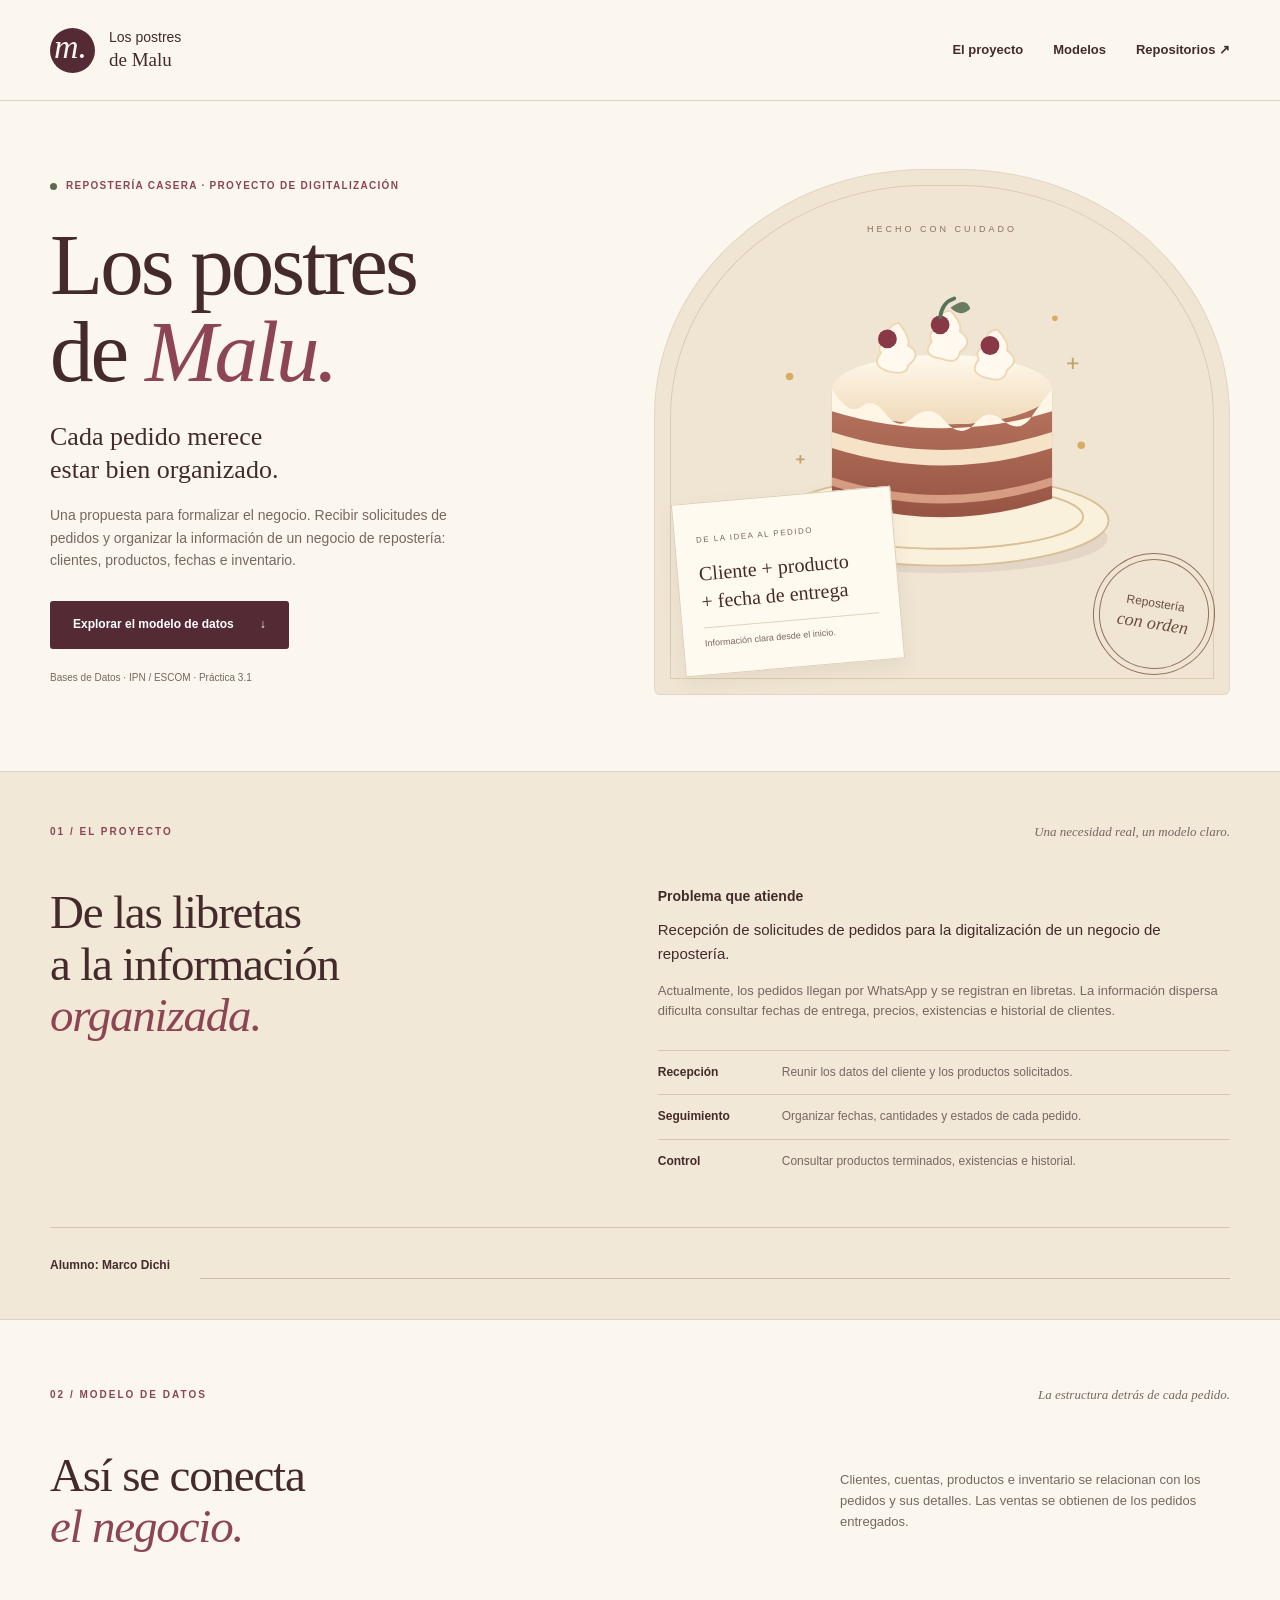
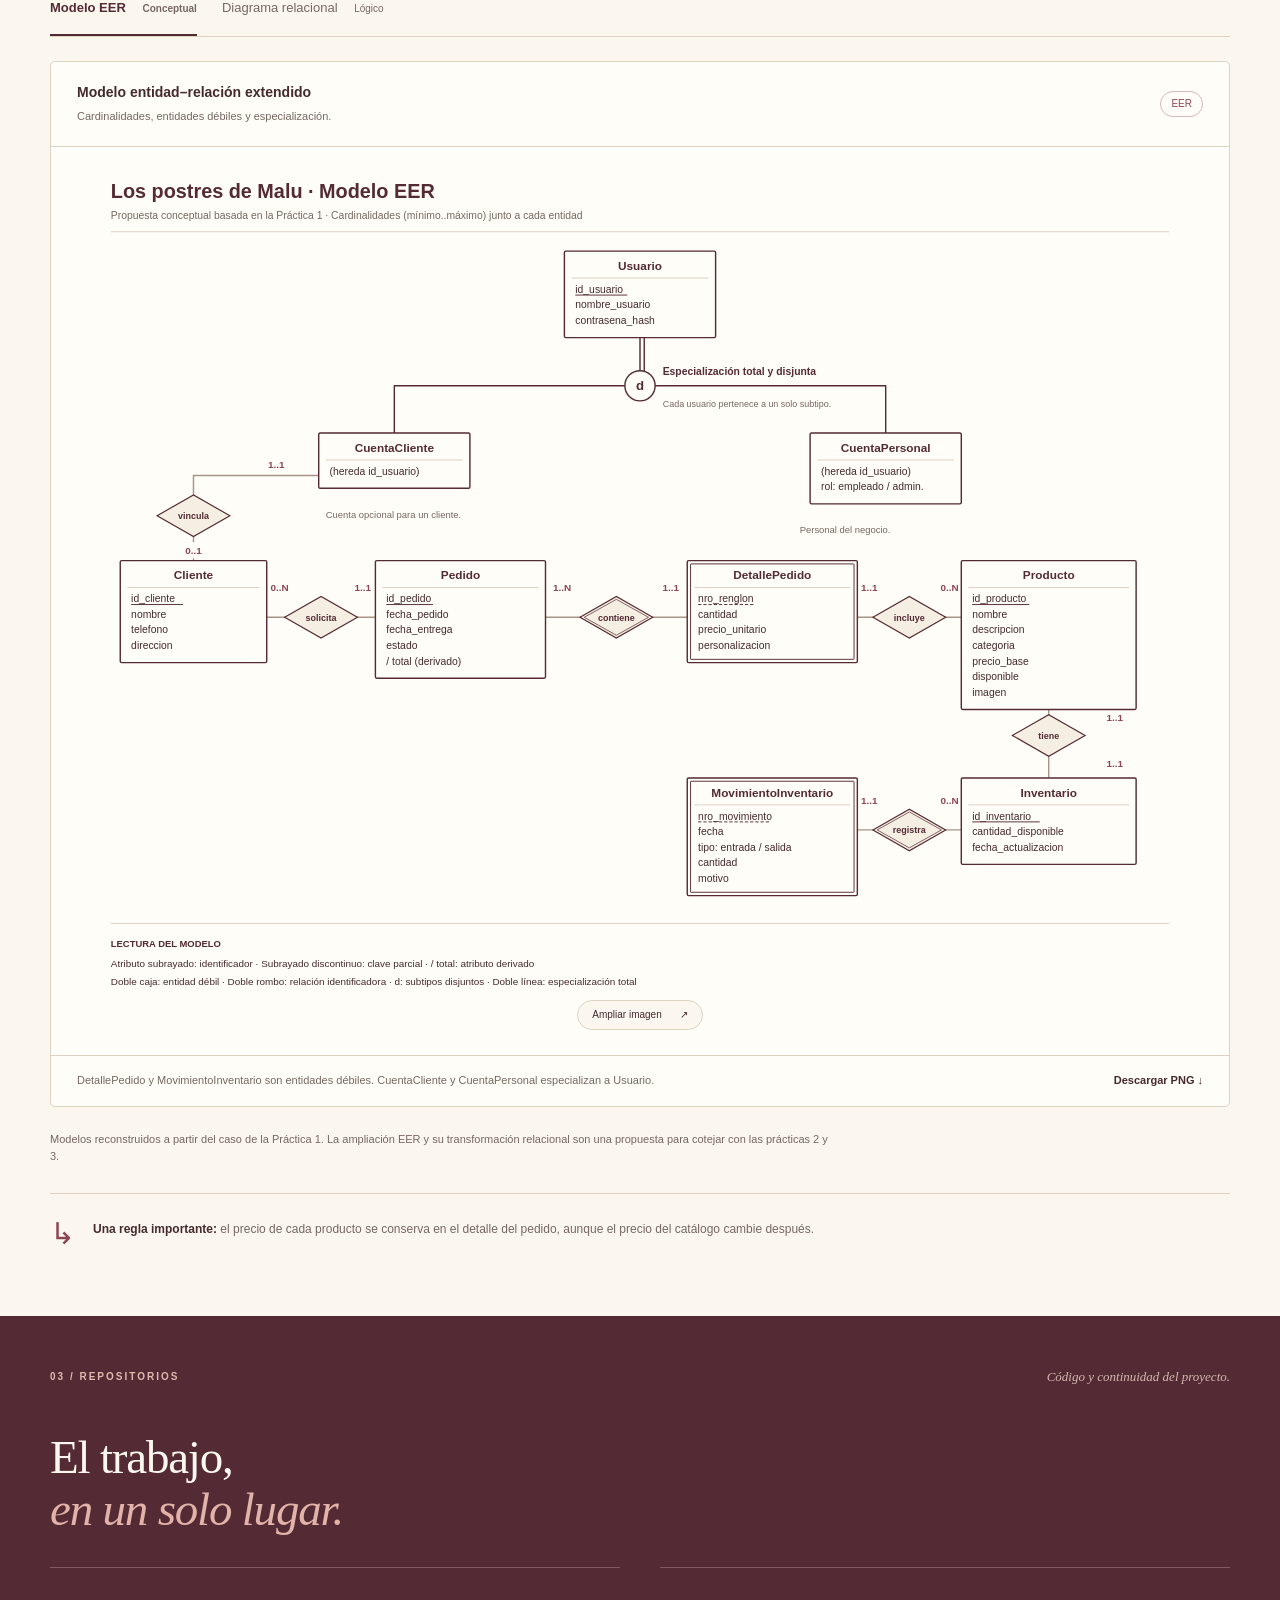
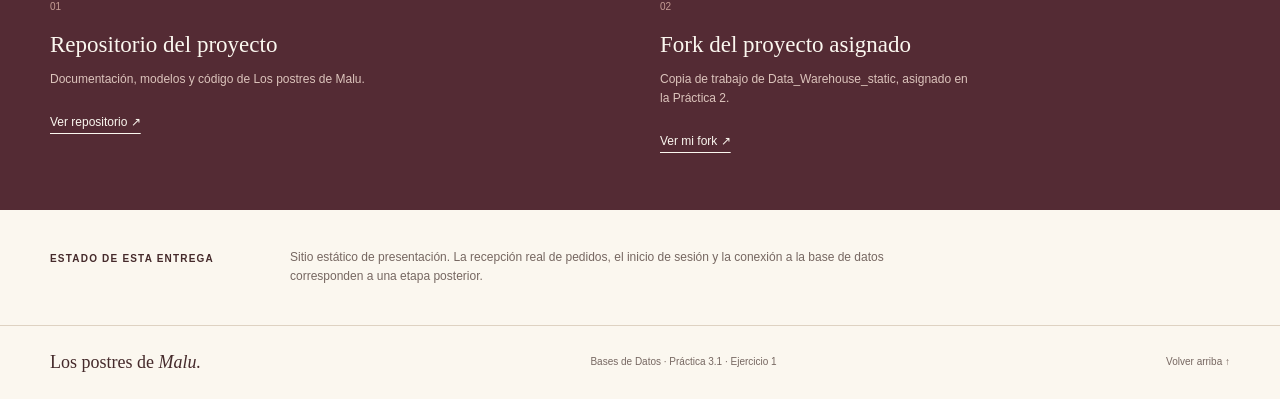
<file: docs/index.html>
<!DOCTYPE html>
<html lang="es">
<head>
  <meta charset="UTF-8">
  <meta name="viewport" content="width=device-width, initial-scale=1.0">
  <meta name="description" content="Los postres de Malu: propuesta para digitalizar la recepción de solicitudes de pedidos de un negocio de repostería. Modelos EER y relacional del proyecto.">
  <meta name="theme-color" content="#542b34">
  <title>Los postres de Malu · El proyecto</title>
  <link rel="icon" href="assets/favicon.svg" type="image/svg+xml">
  <link rel="stylesheet" href="estilos.css">
  <script src="config.js" defer></script>
  <script src="script.js" defer></script>
</head>
<body>
  <a class="skip-link" href="#contenido">Saltar al contenido</a>
  <header class="site-header">
    <div class="container header-inner">
      <a class="brand" href="#inicio" aria-label="Los postres de Malu, inicio">
        <span class="brand-mark" aria-hidden="true">m.</span>
        <span>Los postres <strong>de Malu</strong></span>
      </a>
      <nav aria-label="Navegación principal">
        <a href="#proyecto">El proyecto</a>
        <a href="#modelos">Modelos</a>
        <a href="#repositorios">Repositorios <span aria-hidden="true">↗</span></a>
      </nav>
    </div>
  </header>

  <main id="contenido">
    <section class="hero container" id="inicio" aria-labelledby="titulo">
      <div class="hero-copy">
        <p class="eyebrow"><span class="status-dot" aria-hidden="true"></span> Repostería casera · Proyecto de digitalización</p>
        <h1 id="titulo">Los postres<br>de <em>Malu.</em></h1>
        <p class="hero-lead">Cada pedido merece<br>estar bien organizado.</p>
        <p class="hero-description">Una propuesta para formalizar el negocio. Recibir solicitudes de pedidos y organizar la información de un negocio de repostería: clientes, productos, fechas e inventario.</p>
        <a class="button primary" href="#modelos">Explorar el modelo de datos <span aria-hidden="true">↓</span></a>
        <p class="hero-caption">Bases de Datos · IPN / ESCOM · Práctica 3.1</p>
      </div>
      <div class="hero-art" aria-hidden="true">
        <div class="art-caption">HECHO CON CUIDADO</div>
        <div class="dessert-plate">
          <svg viewBox="0 0 460 440" role="presentation">
            <defs>
              <linearGradient id="cake" x1="0" y1="0" x2="0" y2="1"><stop stop-color="#bd7a64"/><stop offset="1" stop-color="#975443"/></linearGradient>
              <linearGradient id="cream" x1="0" y1="0" x2="0" y2="1"><stop stop-color="#fff9ec"/><stop offset="1" stop-color="#f0d9b9"/></linearGradient>
            </defs>
            <ellipse cx="230" cy="349" rx="176" ry="37" fill="#522a32" opacity=".08"/>
            <ellipse cx="230" cy="330" rx="177" ry="48" fill="#faf1dd" stroke="#d9bf96" stroke-width="2"/>
            <ellipse cx="230" cy="326" rx="150" ry="34" fill="none" stroke="#d9bf96" stroke-width="2"/>
            <path d="M113 191 Q230 156 347 191 L347 307 Q230 346 113 307Z" fill="url(#cake)"/>
            <path d="M113 236 Q230 274 347 236 L347 253 Q230 290 113 253Z" fill="#f6e3c7"/>
            <path d="M113 284 Q230 322 347 284 L347 293 Q230 331 113 293Z" fill="#d79d83"/>
            <ellipse cx="230" cy="191" rx="117" ry="37" fill="url(#cream)"/>
            <path d="M113 190 Q130 218 143 210 Q155 198 169 215 Q182 235 197 222 Q217 205 232 223 Q249 244 264 228 Q279 209 295 224 Q314 239 327 217 Q338 201 347 191 L347 214 Q230 250 113 214Z" fill="#fff6e6"/>
            <g fill="#fff9f0" stroke="#efd6b2" stroke-width="2">
              <path d="M175 172 Q153 166 165 152 Q160 143 173 138 Q171 122 184 120 Q197 136 194 144 Q210 153 194 165 Q193 176 175 172Z"/>
              <path d="M229 158 Q207 155 219 140 Q214 129 227 124 Q225 108 239 107 Q252 121 249 129 Q265 140 249 151 Q247 165 229 158Z"/>
              <path d="M279 179 Q257 174 269 159 Q264 148 277 144 Q275 128 289 127 Q302 141 299 149 Q314 160 299 170 Q297 184 279 179Z"/>
            </g>
            <g fill="#893846"><circle cx="172" cy="137" r="10"/><circle cx="228" cy="122" r="10"/><circle cx="281" cy="144" r="10"/></g>
            <path d="M228 114 Q230 98 243 94" fill="none" stroke="#58715a" stroke-width="4" stroke-linecap="round"/>
            <path d="M239 104 Q256 91 260 105 Q250 115 239 104Z" fill="#687d60"/>
            <g fill="#d9ac65"><circle cx="68" cy="177" r="4"/><circle cx="378" cy="250" r="4"/><circle cx="350" cy="115" r="3"/></g>
            <path d="M75 265 l9 0 m-4.5-4.5 v9 M363 163 l12 0 m-6-6 v12" stroke="#bfa371" stroke-width="2"/>
          </svg>
        </div>
        <div class="order-note"><span class="note-label">DE LA IDEA AL PEDIDO</span><p>Cliente + producto<br><strong>+ fecha de entrega</strong></p><span class="note-line"></span><small>Información clara desde el inicio.</small></div>
        <div class="art-seal">Repostería<br><em>con orden</em></div>
      </div>
    </section>

    <section class="project-section" id="proyecto" aria-labelledby="proyecto-titulo">
      <div class="container">
        <div class="section-top"><p class="eyebrow">01 / El proyecto</p><p class="section-kicker">Una necesidad real, un modelo claro.</p></div>
        <div class="project-grid">
          <div><h2 id="proyecto-titulo">De las libretas<br>a la información<br><em>organizada.</em></h2></div>
          <div class="project-details">
            <h3>Problema que atiende</h3>
            <p>Recepción de solicitudes de pedidos para la digitalización de un negocio de repostería.</p>
            <p class="muted">Actualmente, los pedidos llegan por WhatsApp y se registran en libretas. La información dispersa dificulta consultar fechas de entrega, precios, existencias e historial de clientes.</p>
            <dl class="objectives">
              <div><dt>Recepción</dt><dd>Reunir los datos del cliente y los productos solicitados.</dd></div>
              <div><dt>Seguimiento</dt><dd>Organizar fechas, cantidades y estados de cada pedido.</dd></div>
              <div><dt>Control</dt><dd>Consultar productos terminados, existencias e historial.</dd></div>
            </dl>
          </div>
        </div>
        <div class="team-row"><h3>Alumno: Marco Dichi</h3><div class="team-blank" aria-label="Marco Dichi"></div></div>
      </div>
    </section>

    <section class="container models-section" id="modelos" aria-labelledby="modelos-titulo">
      <div class="section-top"><p class="eyebrow">02 / Modelo de datos</p><p class="section-kicker">La estructura detrás de cada pedido.</p></div>
      <div class="models-heading"><h2 id="modelos-titulo">Así se conecta<br><em>el negocio.</em></h2><p>Clientes, cuentas, productos e inventario se relacionan con los pedidos y sus detalles. Las ventas se obtienen de los pedidos entregados.</p></div>
      <div class="model-tabs" role="tablist" aria-label="Elegir modelo" hidden>
        <button id="tab-eer" type="button" role="tab" aria-selected="true" aria-controls="panel-eer" tabindex="0">Modelo EER <span>Conceptual</span></button>
        <button id="tab-relacional" type="button" role="tab" aria-selected="false" aria-controls="panel-relacional" tabindex="-1">Diagrama relacional <span>Lógico</span></button>
      </div>
      <article class="diagram-panel" id="panel-eer" aria-labelledby="tab-eer">
        <div class="diagram-bar"><div><h3>Modelo entidad–relación extendido</h3><p>Cardinalidades, entidades débiles y especialización.</p></div><span class="model-tag">EER</span></div>
        <a class="diagram-image-link" href="assets/modelo-eer.svg" target="_blank" rel="noopener" data-diagram="eer" aria-label="Ampliar el modelo EER">
          <img src="assets/modelo-eer.svg" alt="Modelo EER de Los postres de Malu: Cliente solicita Pedido; Pedido contiene DetallePedido; Producto tiene Inventario; Inventario registra MovimientoInventario. Usuario se especializa de forma total y disjunta en CuentaCliente y CuentaPersonal." width="2400" height="1780" loading="lazy">
          <span class="image-hint">Ampliar imagen <span aria-hidden="true">↗</span></span>
        </a>
        <div class="diagram-footer"><p>DetallePedido y MovimientoInventario son entidades débiles. CuentaCliente y CuentaPersonal especializan a Usuario.</p><a href="assets/modelo-eer.png" download>Descargar PNG <span aria-hidden="true">↓</span></a></div>
      </article>
      <article class="diagram-panel" id="panel-relacional" aria-labelledby="tab-relacional">
        <div class="diagram-bar"><div><h3>Diagrama del modelo relacional</h3><p>Tablas, claves primarias, foráneas y restricciones de unicidad.</p></div><span class="model-tag">Relacional</span></div>
        <a class="diagram-image-link" href="assets/diagrama-relacional.svg" target="_blank" rel="noopener" data-diagram="relacional" aria-label="Ampliar el diagrama relacional">
          <img src="assets/diagrama-relacional.svg" alt="Diagrama relacional con nueve tablas: usuario, cuenta_cliente, cuenta_personal, cliente, pedido, detalle_pedido, producto, inventario y movimiento_inventario. Incluye PK, FK y claves compuestas de las entidades débiles." width="2400" height="1880" loading="lazy">
          <span class="image-hint">Ampliar imagen <span aria-hidden="true">↗</span></span>
        </a>
        <div class="diagram-footer"><p>Las claves compuestas identifican cada renglón de pedido y cada movimiento dentro de su inventario.</p><a href="assets/diagrama-relacional.png" download>Descargar PNG <span aria-hidden="true">↓</span></a></div>
      </article>
      <p class="model-context">Modelos reconstruidos a partir del caso de la Práctica 1. La ampliación EER y su transformación relacional son una propuesta para cotejar con las prácticas 2 y 3.</p>
      <div class="business-rule"><span aria-hidden="true">↳</span><p><strong>Una regla importante:</strong> el precio de cada producto se conserva en el detalle del pedido, aunque el precio del catálogo cambie después.</p></div>
    </section>

    <section class="repository-section" id="repositorios" aria-labelledby="repositorios-titulo">
      <div class="container">
        <div class="section-top"><p class="eyebrow">03 / Repositorios</p><p class="section-kicker">Código y continuidad del proyecto.</p></div>
        <h2 id="repositorios-titulo">El trabajo,<br><em>en un solo lugar.</em></h2>
        <div class="repository-grid">
          <article class="repository-card"><span class="repo-number">01</span><h3>Repositorio del proyecto</h3><p>Documentación, modelos y código de Los postres de Malu.</p><a id="repo-equipo" class="repo-link" aria-disabled="true">Enlace por configurar <span aria-hidden="true">↗</span></a></article>
          <article class="repository-card"><span class="repo-number">02</span><h3>Fork del proyecto asignado</h3><p>Copia de trabajo de Data_Warehouse_static, asignado en la Práctica 2.</p><a id="repo-fork" class="repo-link" aria-disabled="true">Enlace por configurar <span aria-hidden="true">↗</span></a></article>
        </div>
        <p id="config-notice" class="config-notice">Antes de publicar, agrega las dos direcciones de GitHub en <code>config.js</code>.</p>
        <noscript><p class="config-notice">Activa JavaScript para cargar los enlaces configurados. Los modelos pueden abrirse directamente como imágenes.</p></noscript>
      </div>
    </section>

    <aside class="container scope-note"><span class="scope-label">Estado de esta entrega</span><p>Sitio estático de presentación. La recepción real de pedidos, el inicio de sesión y la conexión a la base de datos corresponden a una etapa posterior.</p></aside>
  </main>

  <footer class="site-footer"><div class="container footer-inner"><span class="footer-brand">Los postres de <em>Malu.</em></span><p>Bases de Datos · Práctica 3.1 · Ejercicio 1</p><a href="#inicio">Volver arriba <span aria-hidden="true">↑</span></a></div></footer>

  <dialog id="visor" class="image-dialog" aria-labelledby="visor-titulo">
    <div class="viewer-toolbar"><h2 id="visor-titulo">Modelo de datos</h2><div class="viewer-actions"><button type="button" id="zoom-out" aria-label="Reducir imagen">−</button><output id="zoom-value" aria-live="polite">100 %</output><button type="button" id="zoom-in" aria-label="Ampliar imagen">+</button><a id="visor-original" target="_blank" rel="noopener">Abrir SVG</a><button type="button" id="cerrar-visor" aria-label="Cerrar visor">Cerrar ×</button></div></div>
    <p class="viewer-instructions">Usa + y − para acercar. Desplázate dentro de la imagen para ver sus detalles. Escape cierra el visor.</p>
    <div class="viewer-scroll"><img id="visor-imagen" alt="" width="2400" height="1780"></div>
  </dialog>
</body>
</html>
</file>
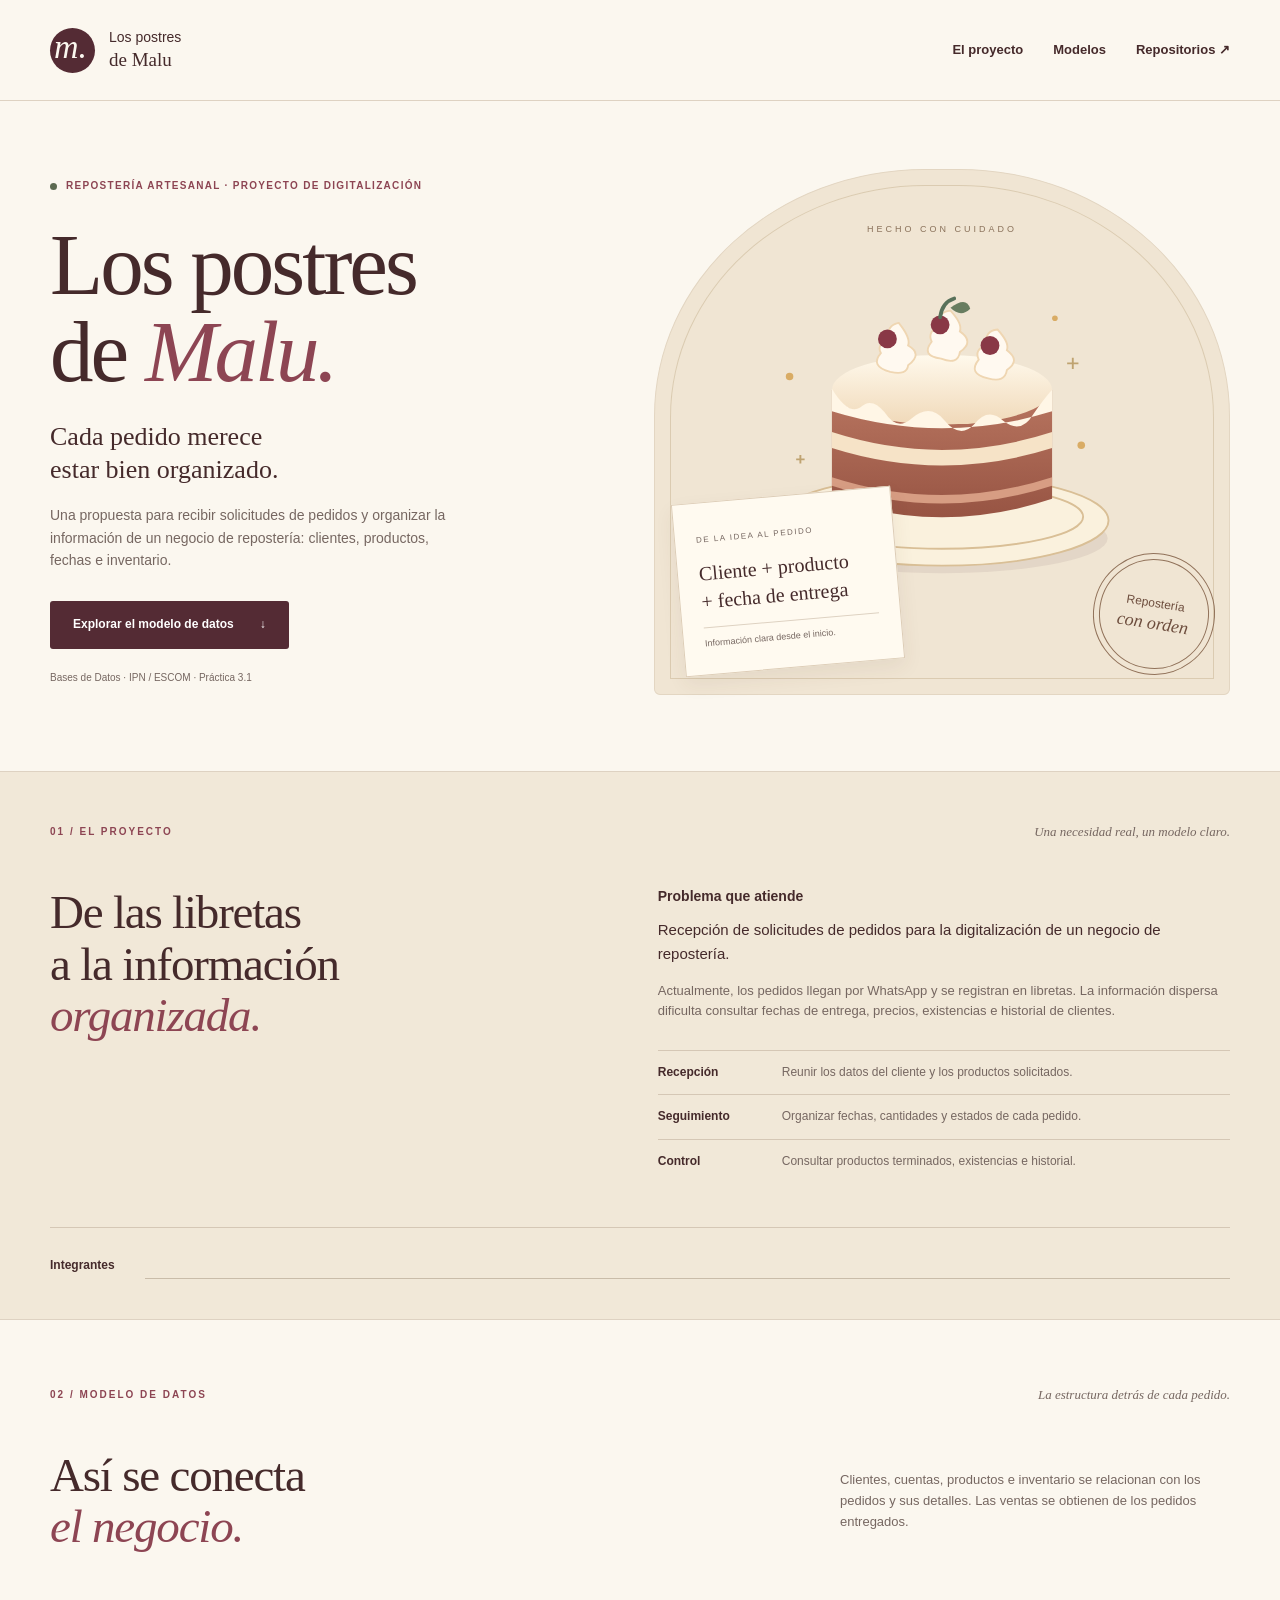
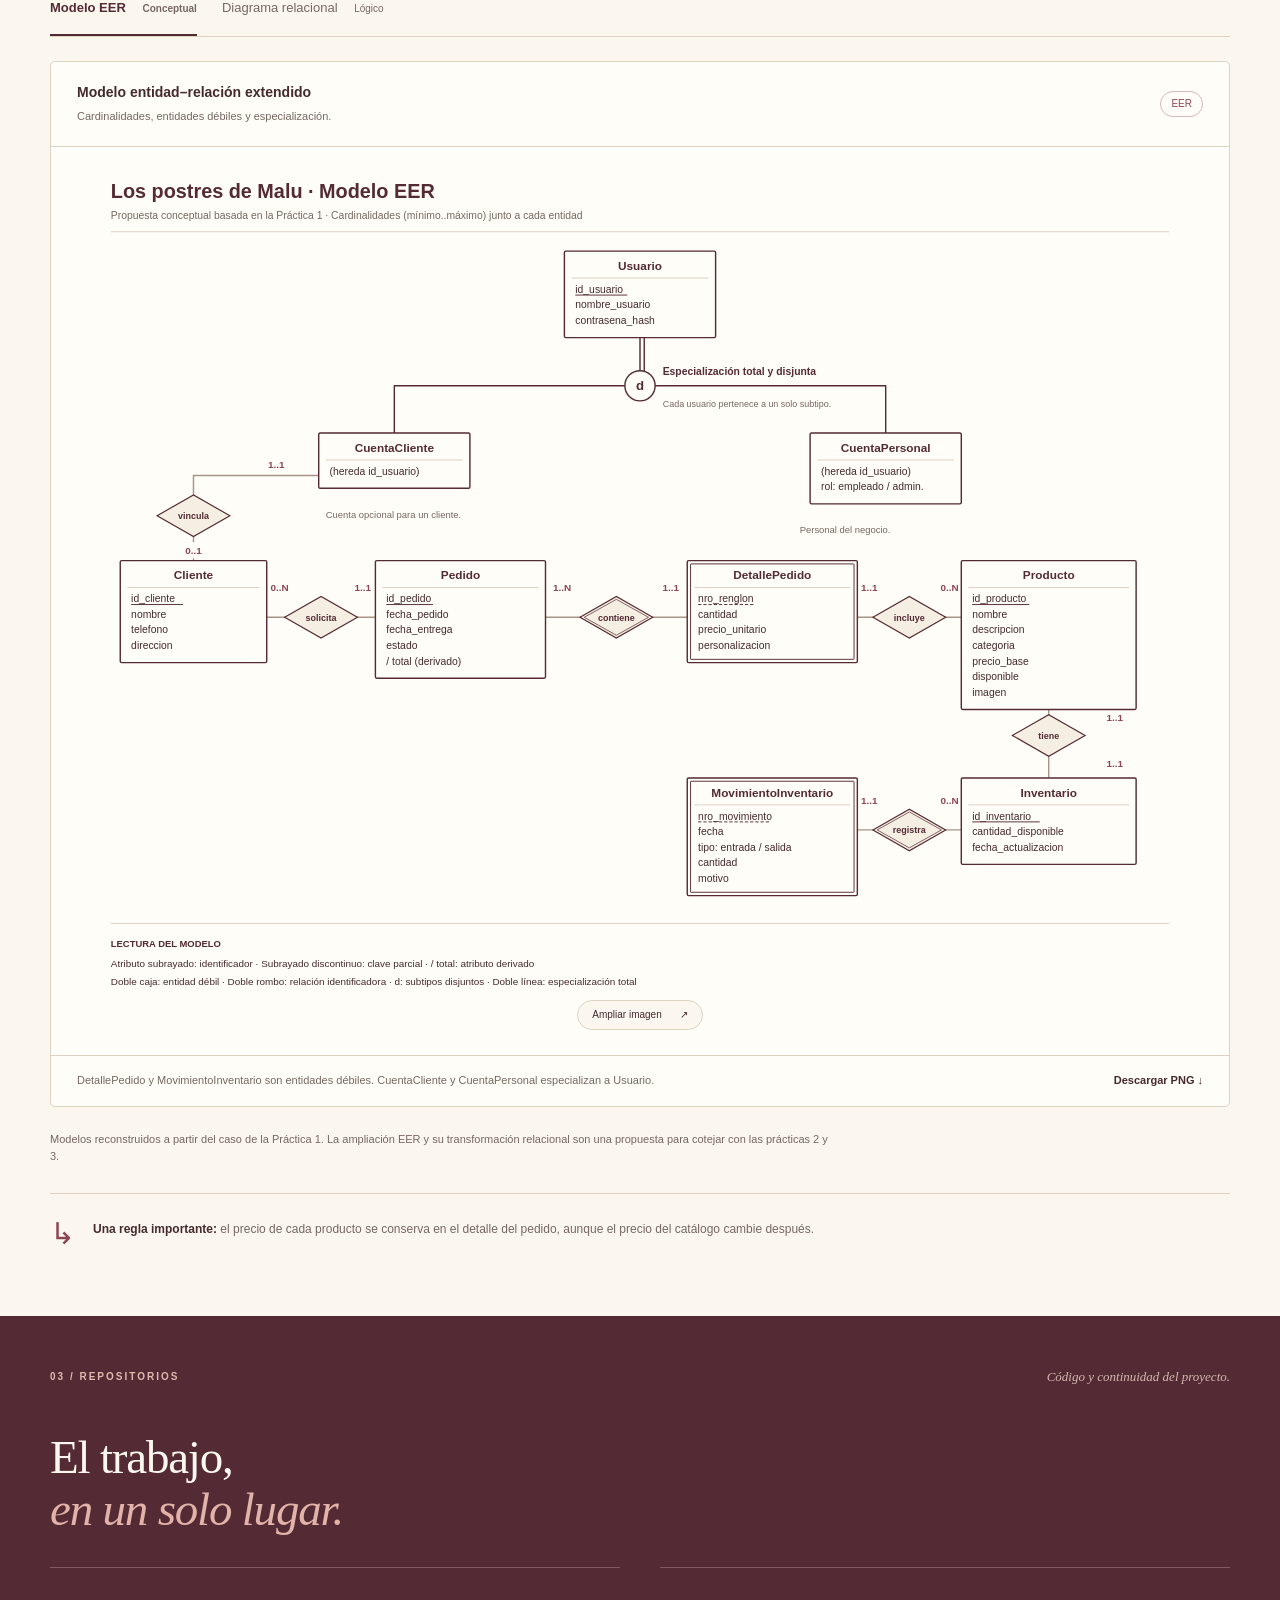
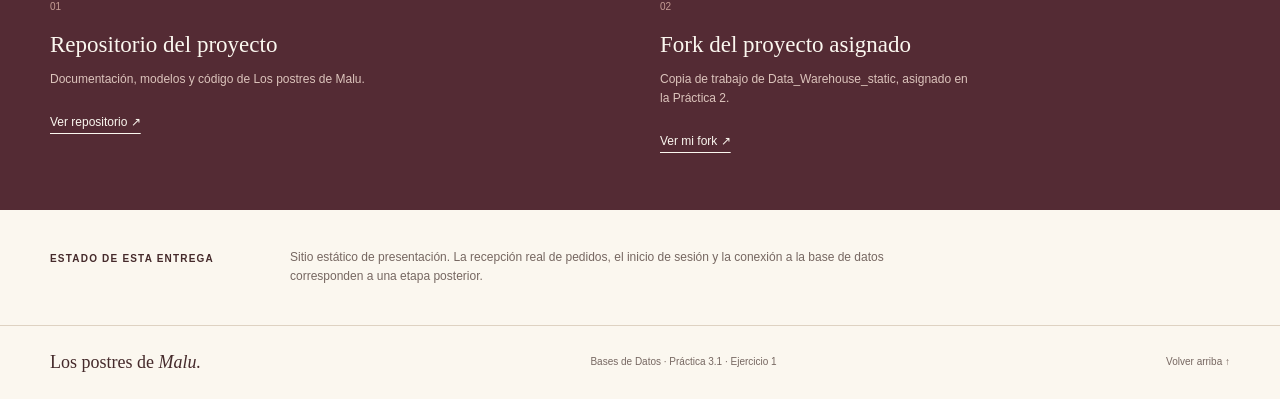
<file: P3.1/docs/index.html>
<!DOCTYPE html>
<html lang="es">
<head>
  <meta charset="UTF-8">
  <meta name="viewport" content="width=device-width, initial-scale=1.0">
  <meta name="description" content="Los postres de Malu: propuesta para digitalizar la recepción de solicitudes de pedidos de un negocio de repostería. Modelos EER y relacional del proyecto.">
  <meta name="theme-color" content="#542b34">
  <title>Los postres de Malu · El proyecto</title>
  <link rel="icon" href="assets/favicon.svg" type="image/svg+xml">
  <link rel="stylesheet" href="estilos.css">
  <script src="config.js" defer></script>
  <script src="script.js" defer></script>
</head>
<body>
  <a class="skip-link" href="#contenido">Saltar al contenido</a>
  <header class="site-header">
    <div class="container header-inner">
      <a class="brand" href="#inicio" aria-label="Los postres de Malu, inicio">
        <span class="brand-mark" aria-hidden="true">m.</span>
        <span>Los postres <strong>de Malu</strong></span>
      </a>
      <nav aria-label="Navegación principal">
        <a href="#proyecto">El proyecto</a>
        <a href="#modelos">Modelos</a>
        <a href="#repositorios">Repositorios <span aria-hidden="true">↗</span></a>
      </nav>
    </div>
  </header>

  <main id="contenido">
    <section class="hero container" id="inicio" aria-labelledby="titulo">
      <div class="hero-copy">
        <p class="eyebrow"><span class="status-dot" aria-hidden="true"></span> Repostería artesanal · Proyecto de digitalización</p>
        <h1 id="titulo">Los postres<br>de <em>Malu.</em></h1>
        <p class="hero-lead">Cada pedido merece<br>estar bien organizado.</p>
        <p class="hero-description">Una propuesta para recibir solicitudes de pedidos y organizar la información de un negocio de repostería: clientes, productos, fechas e inventario.</p>
        <a class="button primary" href="#modelos">Explorar el modelo de datos <span aria-hidden="true">↓</span></a>
        <p class="hero-caption">Bases de Datos · IPN / ESCOM · Práctica 3.1</p>
      </div>
      <div class="hero-art" aria-hidden="true">
        <div class="art-caption">HECHO CON CUIDADO</div>
        <div class="dessert-plate">
          <svg viewBox="0 0 460 440" role="presentation">
            <defs>
              <linearGradient id="cake" x1="0" y1="0" x2="0" y2="1"><stop stop-color="#bd7a64"/><stop offset="1" stop-color="#975443"/></linearGradient>
              <linearGradient id="cream" x1="0" y1="0" x2="0" y2="1"><stop stop-color="#fff9ec"/><stop offset="1" stop-color="#f0d9b9"/></linearGradient>
            </defs>
            <ellipse cx="230" cy="349" rx="176" ry="37" fill="#522a32" opacity=".08"/>
            <ellipse cx="230" cy="330" rx="177" ry="48" fill="#faf1dd" stroke="#d9bf96" stroke-width="2"/>
            <ellipse cx="230" cy="326" rx="150" ry="34" fill="none" stroke="#d9bf96" stroke-width="2"/>
            <path d="M113 191 Q230 156 347 191 L347 307 Q230 346 113 307Z" fill="url(#cake)"/>
            <path d="M113 236 Q230 274 347 236 L347 253 Q230 290 113 253Z" fill="#f6e3c7"/>
            <path d="M113 284 Q230 322 347 284 L347 293 Q230 331 113 293Z" fill="#d79d83"/>
            <ellipse cx="230" cy="191" rx="117" ry="37" fill="url(#cream)"/>
            <path d="M113 190 Q130 218 143 210 Q155 198 169 215 Q182 235 197 222 Q217 205 232 223 Q249 244 264 228 Q279 209 295 224 Q314 239 327 217 Q338 201 347 191 L347 214 Q230 250 113 214Z" fill="#fff6e6"/>
            <g fill="#fff9f0" stroke="#efd6b2" stroke-width="2">
              <path d="M175 172 Q153 166 165 152 Q160 143 173 138 Q171 122 184 120 Q197 136 194 144 Q210 153 194 165 Q193 176 175 172Z"/>
              <path d="M229 158 Q207 155 219 140 Q214 129 227 124 Q225 108 239 107 Q252 121 249 129 Q265 140 249 151 Q247 165 229 158Z"/>
              <path d="M279 179 Q257 174 269 159 Q264 148 277 144 Q275 128 289 127 Q302 141 299 149 Q314 160 299 170 Q297 184 279 179Z"/>
            </g>
            <g fill="#893846"><circle cx="172" cy="137" r="10"/><circle cx="228" cy="122" r="10"/><circle cx="281" cy="144" r="10"/></g>
            <path d="M228 114 Q230 98 243 94" fill="none" stroke="#58715a" stroke-width="4" stroke-linecap="round"/>
            <path d="M239 104 Q256 91 260 105 Q250 115 239 104Z" fill="#687d60"/>
            <g fill="#d9ac65"><circle cx="68" cy="177" r="4"/><circle cx="378" cy="250" r="4"/><circle cx="350" cy="115" r="3"/></g>
            <path d="M75 265 l9 0 m-4.5-4.5 v9 M363 163 l12 0 m-6-6 v12" stroke="#bfa371" stroke-width="2"/>
          </svg>
        </div>
        <div class="order-note"><span class="note-label">DE LA IDEA AL PEDIDO</span><p>Cliente + producto<br><strong>+ fecha de entrega</strong></p><span class="note-line"></span><small>Información clara desde el inicio.</small></div>
        <div class="art-seal">Repostería<br><em>con orden</em></div>
      </div>
    </section>

    <section class="project-section" id="proyecto" aria-labelledby="proyecto-titulo">
      <div class="container">
        <div class="section-top"><p class="eyebrow">01 / El proyecto</p><p class="section-kicker">Una necesidad real, un modelo claro.</p></div>
        <div class="project-grid">
          <div><h2 id="proyecto-titulo">De las libretas<br>a la información<br><em>organizada.</em></h2></div>
          <div class="project-details">
            <h3>Problema que atiende</h3>
            <p>Recepción de solicitudes de pedidos para la digitalización de un negocio de repostería.</p>
            <p class="muted">Actualmente, los pedidos llegan por WhatsApp y se registran en libretas. La información dispersa dificulta consultar fechas de entrega, precios, existencias e historial de clientes.</p>
            <dl class="objectives">
              <div><dt>Recepción</dt><dd>Reunir los datos del cliente y los productos solicitados.</dd></div>
              <div><dt>Seguimiento</dt><dd>Organizar fechas, cantidades y estados de cada pedido.</dd></div>
              <div><dt>Control</dt><dd>Consultar productos terminados, existencias e historial.</dd></div>
            </dl>
          </div>
        </div>
        <div class="team-row"><h3>Integrantes</h3><div class="team-blank" aria-label="Campo de integrantes en blanco"></div></div>
      </div>
    </section>

    <section class="container models-section" id="modelos" aria-labelledby="modelos-titulo">
      <div class="section-top"><p class="eyebrow">02 / Modelo de datos</p><p class="section-kicker">La estructura detrás de cada pedido.</p></div>
      <div class="models-heading"><h2 id="modelos-titulo">Así se conecta<br><em>el negocio.</em></h2><p>Clientes, cuentas, productos e inventario se relacionan con los pedidos y sus detalles. Las ventas se obtienen de los pedidos entregados.</p></div>
      <div class="model-tabs" role="tablist" aria-label="Elegir modelo" hidden>
        <button id="tab-eer" type="button" role="tab" aria-selected="true" aria-controls="panel-eer" tabindex="0">Modelo EER <span>Conceptual</span></button>
        <button id="tab-relacional" type="button" role="tab" aria-selected="false" aria-controls="panel-relacional" tabindex="-1">Diagrama relacional <span>Lógico</span></button>
      </div>
      <article class="diagram-panel" id="panel-eer" aria-labelledby="tab-eer">
        <div class="diagram-bar"><div><h3>Modelo entidad–relación extendido</h3><p>Cardinalidades, entidades débiles y especialización.</p></div><span class="model-tag">EER</span></div>
        <a class="diagram-image-link" href="assets/modelo-eer.svg" target="_blank" rel="noopener" data-diagram="eer" aria-label="Ampliar el modelo EER">
          <img src="assets/modelo-eer.svg" alt="Modelo EER de Los postres de Malu: Cliente solicita Pedido; Pedido contiene DetallePedido; Producto tiene Inventario; Inventario registra MovimientoInventario. Usuario se especializa de forma total y disjunta en CuentaCliente y CuentaPersonal." width="2400" height="1780" loading="lazy">
          <span class="image-hint">Ampliar imagen <span aria-hidden="true">↗</span></span>
        </a>
        <div class="diagram-footer"><p>DetallePedido y MovimientoInventario son entidades débiles. CuentaCliente y CuentaPersonal especializan a Usuario.</p><a href="assets/modelo-eer.png" download>Descargar PNG <span aria-hidden="true">↓</span></a></div>
      </article>
      <article class="diagram-panel" id="panel-relacional" aria-labelledby="tab-relacional">
        <div class="diagram-bar"><div><h3>Diagrama del modelo relacional</h3><p>Tablas, claves primarias, foráneas y restricciones de unicidad.</p></div><span class="model-tag">Relacional</span></div>
        <a class="diagram-image-link" href="assets/diagrama-relacional.svg" target="_blank" rel="noopener" data-diagram="relacional" aria-label="Ampliar el diagrama relacional">
          <img src="assets/diagrama-relacional.svg" alt="Diagrama relacional con nueve tablas: usuario, cuenta_cliente, cuenta_personal, cliente, pedido, detalle_pedido, producto, inventario y movimiento_inventario. Incluye PK, FK y claves compuestas de las entidades débiles." width="2400" height="1880" loading="lazy">
          <span class="image-hint">Ampliar imagen <span aria-hidden="true">↗</span></span>
        </a>
        <div class="diagram-footer"><p>Las claves compuestas identifican cada renglón de pedido y cada movimiento dentro de su inventario.</p><a href="assets/diagrama-relacional.png" download>Descargar PNG <span aria-hidden="true">↓</span></a></div>
      </article>
      <p class="model-context">Modelos reconstruidos a partir del caso de la Práctica 1. La ampliación EER y su transformación relacional son una propuesta para cotejar con las prácticas 2 y 3.</p>
      <div class="business-rule"><span aria-hidden="true">↳</span><p><strong>Una regla importante:</strong> el precio de cada producto se conserva en el detalle del pedido, aunque el precio del catálogo cambie después.</p></div>
    </section>

    <section class="repository-section" id="repositorios" aria-labelledby="repositorios-titulo">
      <div class="container">
        <div class="section-top"><p class="eyebrow">03 / Repositorios</p><p class="section-kicker">Código y continuidad del proyecto.</p></div>
        <h2 id="repositorios-titulo">El trabajo,<br><em>en un solo lugar.</em></h2>
        <div class="repository-grid">
          <article class="repository-card"><span class="repo-number">01</span><h3>Repositorio del proyecto</h3><p>Documentación, modelos y código de Los postres de Malu.</p><a id="repo-equipo" class="repo-link" aria-disabled="true">Enlace por configurar <span aria-hidden="true">↗</span></a></article>
          <article class="repository-card"><span class="repo-number">02</span><h3>Fork del proyecto asignado</h3><p>Copia de trabajo de Data_Warehouse_static, asignado en la Práctica 2.</p><a id="repo-fork" class="repo-link" aria-disabled="true">Enlace por configurar <span aria-hidden="true">↗</span></a></article>
        </div>
        <p id="config-notice" class="config-notice">Antes de publicar, agrega las dos direcciones de GitHub en <code>config.js</code>.</p>
        <noscript><p class="config-notice">Activa JavaScript para cargar los enlaces configurados. Los modelos pueden abrirse directamente como imágenes.</p></noscript>
      </div>
    </section>

    <aside class="container scope-note"><span class="scope-label">Estado de esta entrega</span><p>Sitio estático de presentación. La recepción real de pedidos, el inicio de sesión y la conexión a la base de datos corresponden a una etapa posterior.</p></aside>
  </main>

  <footer class="site-footer"><div class="container footer-inner"><span class="footer-brand">Los postres de <em>Malu.</em></span><p>Bases de Datos · Práctica 3.1 · Ejercicio 1</p><a href="#inicio">Volver arriba <span aria-hidden="true">↑</span></a></div></footer>

  <dialog id="visor" class="image-dialog" aria-labelledby="visor-titulo">
    <div class="viewer-toolbar"><h2 id="visor-titulo">Modelo de datos</h2><div class="viewer-actions"><button type="button" id="zoom-out" aria-label="Reducir imagen">−</button><output id="zoom-value" aria-live="polite">100 %</output><button type="button" id="zoom-in" aria-label="Ampliar imagen">+</button><a id="visor-original" target="_blank" rel="noopener">Abrir SVG</a><button type="button" id="cerrar-visor" aria-label="Cerrar visor">Cerrar ×</button></div></div>
    <p class="viewer-instructions">Usa + y − para acercar. Desplázate dentro de la imagen para ver sus detalles. Escape cierra el visor.</p>
    <div class="viewer-scroll"><img id="visor-imagen" alt="" width="2400" height="1780"></div>
  </dialog>
</body>
</html>
</file>
<file: docs/estilos.css>
:root{--ink:#452a2b;--wine:#542b34;--rose:#8d4553;--paper:#fbf7ef;--cream:#f1e8d8;--line:#ded2c2;--muted:#766761;--green:#5c6a51;--serif:Georgia,'Times New Roman',serif;--sans:Arial,Helvetica,sans-serif}
*{box-sizing:border-box}html{scroll-behavior:smooth;scroll-padding-top:100px}body{margin:0;background:var(--paper);color:var(--ink);font-family:var(--sans);line-height:1.6}a{color:inherit}button{font:inherit}img{display:block;max-width:100%}[hidden]{display:none!important}a,button{-webkit-tap-highlight-color:transparent}a:focus-visible,button:focus-visible{outline:3px solid var(--rose);outline-offset:5px}button,a{touch-action:manipulation}.container{width:min(1180px,calc(100% - 72px));margin-inline:auto}.skip-link{position:fixed;top:8px;left:8px;transform:translateY(-150%);background:white;padding:12px 20px;z-index:100}.skip-link:focus{transform:none}.site-header{border-bottom:1px solid var(--line);background:var(--paper)}.header-inner{min-height:100px;display:flex;justify-content:space-between;align-items:center;gap:24px}.brand{display:flex;align-items:center;gap:14px;text-decoration:none;font-size:14px;line-height:1.35}.brand strong{display:block;font-size:19px;font-family:var(--serif);font-weight:normal}.brand-mark{display:grid;place-items:center;background:var(--wine);color:var(--paper);border-radius:50%;width:45px;height:45px;font:italic 34px var(--serif);padding-right:4px;padding-bottom:6px}.site-header nav{display:flex;gap:30px;font-size:13px;font-weight:600}.site-header nav a{text-decoration:none}.site-header nav a:hover{color:var(--rose)}.hero{display:grid;grid-template-columns:1fr 1fr;gap:28px;align-items:center;padding-top:68px;padding-bottom:76px}.eyebrow{text-transform:uppercase;font-size:10px;font-weight:700;letter-spacing:2px;color:var(--rose);margin:0}.hero .eyebrow{display:flex;align-items:center;gap:9px;letter-spacing:1.3px}.status-dot{width:7px;height:7px;flex-shrink:0;background:var(--green);border-radius:50%}h1,h2,h3,p{margin-top:0}h1{font:normal clamp(65px,6.8vw,94px)/.99 var(--serif);letter-spacing:-3px;margin-bottom:25px;margin-top:28px}h1 em,h2 em{font-weight:normal;color:var(--rose)}.hero-lead{font:normal 26px/1.3 var(--serif);margin-bottom:17px}.hero-description{max-width:400px;font-size:14px;color:var(--muted);margin-bottom:30px}.button{display:inline-flex;align-items:center;gap:26px;padding:14px 23px;text-decoration:none;font-size:12px;font-weight:700;border-radius:3px}.primary{background:var(--wine);color:white;transition:background .2s}.primary:hover{background:var(--rose)}.hero-caption{font-size:10px;color:var(--muted);margin:21px 0 0}.hero-art{height:526px;position:relative;background:#f0e5d3;border:1px solid #e3d6c2;border-radius:47% 47% 6px 6px;isolation:isolate}.hero-art:before{content:'';position:absolute;inset:15px;border:1px solid #cdbb9b;border-radius:47% 47% 0 0;opacity:.6;z-index:-1}.dessert-plate{position:absolute;inset:40px 9px 70px;display:grid;place-items:center}.dessert-plate svg{width:100%;height:100%}.art-caption{position:absolute;top:52px;left:0;right:0;text-align:center;font-size:9px;letter-spacing:3px;color:#8a725b}.order-note{position:absolute;bottom:26px;left:23px;transform:rotate(-5deg);background:#fffaf0;box-shadow:0 8px 20px #583a2712;width:220px;border:1px solid #ddcdb7;padding:21px}.note-label{font-size:8px;letter-spacing:1.5px;color:var(--muted)}.order-note p{font:normal 20px/1.4 var(--serif);margin:9px 0 12px}.order-note strong{font-weight:normal}.note-line{height:1px;background:var(--line);display:block}.order-note small{font-size:9px;color:var(--muted)}.art-seal{position:absolute;right:20px;bottom:25px;border:1px solid #91725a;outline:1px solid #91725a;outline-offset:5px;border-radius:50%;width:110px;height:110px;display:flex;justify-content:center;align-items:center;flex-direction:column;color:#6d4d3d;font-size:12px;transform:rotate(9deg);background:#f0e5d3}.art-seal em{font:italic 18px var(--serif)}.project-section{background:var(--cream);padding:52px 0 40px;border-block:1px solid var(--line)}.section-top{display:flex;align-items:center;justify-content:space-between;gap:20px;margin-bottom:47px}.section-kicker{font:italic 13px var(--serif);margin:0;color:var(--muted)}.project-grid{display:grid;grid-template-columns:.95fr 1.05fr;gap:90px}h2{font:normal 47px/1.1 var(--serif);letter-spacing:-1.2px;margin-bottom:25px}h3{font-size:14px;line-height:1.4;margin-bottom:11px}.project-details p{font-size:15px;margin-bottom:15px}.project-details .muted{font-size:13px;color:var(--muted)}.objectives{margin:28px 0 0}.objectives>div{display:grid;grid-template-columns:112px 1fr;border-top:1px solid #d5c7b5;padding:12px 0;gap:12px;font-size:12px}.objectives dt{font-weight:700}.objectives dd{margin:0;color:var(--muted)}.team-row{display:flex;align-items:center;gap:30px;border-top:1px solid #d5c7b5;margin-top:44px;padding-top:24px}.team-row h3{margin:0;font-size:12px}.team-blank{height:27px;flex:1;border-bottom:1px solid #c9bca9}.models-section{padding-top:67px;padding-bottom:65px}.models-heading{display:flex;justify-content:space-between;gap:70px;align-items:center;margin-bottom:30px}.models-heading h2{flex-shrink:0;margin:0}.models-heading>p{font-size:13px;color:var(--muted);max-width:390px;margin:0}.model-tabs{display:flex;border-bottom:1px solid var(--line);gap:25px;margin-bottom:24px}.model-tabs button{background:none;border:0;border-bottom:2px solid transparent;padding:15px 0;color:var(--muted);cursor:pointer;font-size:13px;text-align:left}.model-tabs button span{font-size:10px;margin-left:13px;color:var(--muted)}.model-tabs button[aria-selected=true]{border-color:var(--wine);color:var(--wine);font-weight:700}.diagram-panel{border:1px solid var(--line);border-radius:5px;overflow:hidden;background:#fffdf8;margin-bottom:24px}.diagram-bar{display:flex;justify-content:space-between;align-items:center;gap:20px;padding:21px 26px;border-bottom:1px solid var(--line)}.diagram-bar h3{margin:0 0 5px;font-size:14px}.diagram-bar p{font-size:11px;color:var(--muted);margin:0}.model-tag{font-size:10px;color:var(--rose);border:1px solid #d6b8b9;padding:4px 10px;border-radius:99px;white-space:nowrap}.diagram-image-link{display:block;position:relative;text-decoration:none;padding:12px 22px}.diagram-image-link img{width:100%;height:auto}.image-hint{display:flex;justify-content:center;gap:18px;align-items:center;width:max-content;margin:0 auto 13px;border:1px solid var(--line);border-radius:99px;padding:6px 14px;background:var(--paper);font-size:10px}.diagram-image-link:hover .image-hint{background:var(--wine);color:white}.diagram-footer{border-top:1px solid var(--line);padding:16px 26px;display:flex;justify-content:space-between;align-items:center;gap:25px}.diagram-footer p{font-size:11px;color:var(--muted);margin:0;max-width:680px}.diagram-footer a{font-size:11px;font-weight:700;text-decoration:none;white-space:nowrap}.model-context{font-size:11px;color:var(--muted);margin:15px 0 0;max-width:780px}.business-rule{display:flex;gap:18px;margin-top:27px;padding-top:22px;border-top:1px solid var(--line)}.business-rule>span{font:normal 30px var(--serif);color:var(--rose)}.business-rule p{font-size:12px;color:var(--muted);margin:4px 0}.business-rule strong{color:var(--ink)}.repository-section{padding:53px 0;background:var(--wine);color:var(--paper)}.repository-section .eyebrow{color:#e1b9ad}.repository-section .section-kicker{color:#d4b7b0}.repository-section h2 em{color:#e2b3a8}.repository-grid{display:grid;grid-template-columns:1fr 1fr;gap:40px;margin-top:32px}.repository-card{padding:24px 0 0;border-top:1px solid #805962}.repo-number{font-size:10px;color:#c59c94}.repository-card h3{font:normal 23px var(--serif);margin:14px 0 12px}.repository-card p{font-size:12px;color:#dcc4bc;max-width:320px}.repo-link{display:inline-flex;justify-content:space-between;gap:30px;font-size:12px;text-underline-offset:7px;margin-top:12px;min-height:25px}.repo-link[aria-disabled=true]{color:#dcc4bc;cursor:default;text-decoration:none}.config-notice{font-size:11px;background:#69414a;padding:11px 15px;margin:30px 0 0;border-radius:3px}.scope-note{display:flex;gap:60px;padding-top:38px;padding-bottom:38px}.scope-label{font-size:10px;letter-spacing:1.2px;text-transform:uppercase;font-weight:700;min-width:180px;margin-top:3px}.scope-note p{font-size:12px;color:var(--muted);margin:0;max-width:650px}.site-footer{border-top:1px solid var(--line)}.footer-inner{display:flex;justify-content:space-between;align-items:center;gap:25px;padding-block:26px}.footer-brand{font:normal 18px var(--serif)}.footer-inner p,.footer-inner a{font-size:10px;color:var(--muted);margin:0}.footer-inner a{text-decoration:none}.image-dialog{width:94vw;max-width:1800px;max-height:94vh;padding:0;border:1px solid var(--line);border-radius:8px;background:var(--paper);color:var(--ink)}.image-dialog::backdrop{background:#271519c9}.viewer-toolbar{display:flex;align-items:center;justify-content:space-between;padding:14px 20px;border-bottom:1px solid var(--line);gap:15px}.viewer-toolbar h2{font:normal 22px var(--serif);margin:0;letter-spacing:0}.viewer-actions{display:flex;gap:9px;align-items:center}.viewer-actions button,.viewer-actions a{border:1px solid var(--line);background:#fffaf2;color:var(--ink);border-radius:4px;padding:6px 12px;font-size:12px;cursor:pointer;text-decoration:none;white-space:nowrap}.viewer-actions output{font-size:11px;min-width:44px;text-align:center}.viewer-instructions{font-size:11px;color:var(--muted);margin:12px 20px}.viewer-scroll{height:calc(90vh - 116px);overflow:auto;background:white}.viewer-scroll img{max-width:none;object-fit:contain;margin:0;display:block}
@media(min-width:1500px){.hero{gap:65px}.hero-art{height:540px}}
@media(max-width:900px){.container{width:calc(100% - 48px)}.header-inner{min-height:88px}.site-header nav{gap:18px;font-size:12px}.hero{gap:24px;padding-top:45px;padding-bottom:50px}.hero .eyebrow{font-size:8px}h1{font-size:70px}.hero-art{height:450px}.order-note{width:185px;padding:16px;left:16px}.order-note p{font-size:18px}.art-seal{width:82px;height:82px;right:13px;font-size:10px}.art-seal em{font-size:14px}.project-grid{gap:45px}h2{font-size:39px}.models-heading{gap:40px}.model-tabs button span{display:none}.diagram-footer{align-items:flex-start}.scope-note{gap:25px}}
@media(max-width:640px){html{scroll-padding-top:20px}.container{width:calc(100% - 36px)}.header-inner{flex-wrap:wrap;min-height:auto;padding:18px 0;gap:17px}.brand strong{display:inline;font-size:17px}.brand{font-size:14px}.brand-mark{width:36px;height:36px;font-size:27px}.site-header nav{justify-content:space-between;width:100%;gap:12px;font-size:11px}.hero{grid-template-columns:1fr;gap:35px;padding-top:37px;padding-bottom:42px}.hero .eyebrow{font-size:8px;letter-spacing:1px}h1{font-size:72px;margin-top:25px;letter-spacing:-2px}.hero-lead{font-size:24px}.hero-description{max-width:100%;font-size:13px}.hero-art{height:400px;max-width:440px;width:100%;margin:auto}.dessert-plate{inset:16px 5px 58px}.order-note{bottom:20px;left:20px;width:190px}.art-caption{top:30px}.art-seal{bottom:25px;right:20px}.project-section{padding:35px 0}.section-top{display:block;margin-bottom:29px}.section-kicker{margin-top:10px;font-size:12px}.project-grid{grid-template-columns:1fr;gap:16px}h2{font-size:38px;letter-spacing:-.7px}.project-details p{font-size:14px}.objectives>div{grid-template-columns:90px 1fr;font-size:11px}.team-row{margin-top:30px}.models-section{padding:40px 0}.models-heading{display:block}.models-heading h2{margin-bottom:18px}.models-heading>p{font-size:12px}.model-tabs{gap:22px;margin-top:25px}.model-tabs button{font-size:12px}.diagram-bar{padding:17px}.diagram-bar h3{font-size:12px}.diagram-bar p{font-size:10px}.model-tag{font-size:8px;padding:3px 7px}.diagram-image-link{padding:5px}.image-hint{font-size:9px;padding:6px 12px}.diagram-footer{padding:14px 17px;display:block}.diagram-footer p{font-size:10px}.diagram-footer a{display:inline-block;margin-top:13px;font-size:10px}.business-rule p{font-size:11px}.repository-section{padding:36px 0}.repository-grid{grid-template-columns:1fr;gap:30px}.repository-card h3{font-size:22px}.scope-note{display:block;padding-block:27px}.scope-label{display:block;margin-bottom:12px}.scope-note p{font-size:11px}.footer-inner{flex-wrap:wrap;gap:14px}.footer-inner p{width:100%;order:3}.viewer-toolbar{display:block;padding:10px 12px}.viewer-toolbar h2{font-size:18px;margin-bottom:10px}.viewer-actions{gap:6px;flex-wrap:wrap}.viewer-actions button,.viewer-actions a{padding:7px 9px;font-size:10px}.viewer-instructions{font-size:10px;margin:10px 12px}.viewer-scroll{height:calc(88vh - 165px)}}
@media(prefers-reduced-motion:reduce){html{scroll-behavior:auto}*{transition:none!important}}
@media(min-width:641px) and (max-width:750px){.order-note{width:170px;left:12px}.order-note p{font-size:17px}.order-note small{font-size:8px}}
@media(max-width:360px){.order-note{width:160px;left:15px}.order-note p{font-size:17px}.order-note small{font-size:8px}.art-seal{right:15px;width:76px;height:76px}}
@media print{.hero-art,.site-header nav,.button,.model-tabs,.image-hint,.image-dialog,.config-notice{display:none!important}.container{width:100%}.hero,.project-grid,.models-heading{display:block}.hero{padding-block:20px}h1{font-size:48px}.diagram-panel[hidden]{display:block!important}.diagram-panel{break-inside:avoid}.repository-section{background:white;color:var(--ink)}.repository-section .eyebrow,.repository-section .section-kicker,.repository-section h2 em,.repository-card p,.repo-number,.repo-link[aria-disabled=true]{color:var(--ink)}.scope-note{padding:10px}.site-footer{margin-top:10px}}
</file>
<file: P3.1/docs/estilos.css>
:root{--ink:#452a2b;--wine:#542b34;--rose:#8d4553;--paper:#fbf7ef;--cream:#f1e8d8;--line:#ded2c2;--muted:#766761;--green:#5c6a51;--serif:Georgia,'Times New Roman',serif;--sans:Arial,Helvetica,sans-serif}
*{box-sizing:border-box}html{scroll-behavior:smooth;scroll-padding-top:100px}body{margin:0;background:var(--paper);color:var(--ink);font-family:var(--sans);line-height:1.6}a{color:inherit}button{font:inherit}img{display:block;max-width:100%}[hidden]{display:none!important}a,button{-webkit-tap-highlight-color:transparent}a:focus-visible,button:focus-visible{outline:3px solid var(--rose);outline-offset:5px}button,a{touch-action:manipulation}.container{width:min(1180px,calc(100% - 72px));margin-inline:auto}.skip-link{position:fixed;top:8px;left:8px;transform:translateY(-150%);background:white;padding:12px 20px;z-index:100}.skip-link:focus{transform:none}.site-header{border-bottom:1px solid var(--line);background:var(--paper)}.header-inner{min-height:100px;display:flex;justify-content:space-between;align-items:center;gap:24px}.brand{display:flex;align-items:center;gap:14px;text-decoration:none;font-size:14px;line-height:1.35}.brand strong{display:block;font-size:19px;font-family:var(--serif);font-weight:normal}.brand-mark{display:grid;place-items:center;background:var(--wine);color:var(--paper);border-radius:50%;width:45px;height:45px;font:italic 34px var(--serif);padding-right:4px;padding-bottom:6px}.site-header nav{display:flex;gap:30px;font-size:13px;font-weight:600}.site-header nav a{text-decoration:none}.site-header nav a:hover{color:var(--rose)}.hero{display:grid;grid-template-columns:1fr 1fr;gap:28px;align-items:center;padding-top:68px;padding-bottom:76px}.eyebrow{text-transform:uppercase;font-size:10px;font-weight:700;letter-spacing:2px;color:var(--rose);margin:0}.hero .eyebrow{display:flex;align-items:center;gap:9px;letter-spacing:1.3px}.status-dot{width:7px;height:7px;flex-shrink:0;background:var(--green);border-radius:50%}h1,h2,h3,p{margin-top:0}h1{font:normal clamp(65px,6.8vw,94px)/.99 var(--serif);letter-spacing:-3px;margin-bottom:25px;margin-top:28px}h1 em,h2 em{font-weight:normal;color:var(--rose)}.hero-lead{font:normal 26px/1.3 var(--serif);margin-bottom:17px}.hero-description{max-width:400px;font-size:14px;color:var(--muted);margin-bottom:30px}.button{display:inline-flex;align-items:center;gap:26px;padding:14px 23px;text-decoration:none;font-size:12px;font-weight:700;border-radius:3px}.primary{background:var(--wine);color:white;transition:background .2s}.primary:hover{background:var(--rose)}.hero-caption{font-size:10px;color:var(--muted);margin:21px 0 0}.hero-art{height:526px;position:relative;background:#f0e5d3;border:1px solid #e3d6c2;border-radius:47% 47% 6px 6px;isolation:isolate}.hero-art:before{content:'';position:absolute;inset:15px;border:1px solid #cdbb9b;border-radius:47% 47% 0 0;opacity:.6;z-index:-1}.dessert-plate{position:absolute;inset:40px 9px 70px;display:grid;place-items:center}.dessert-plate svg{width:100%;height:100%}.art-caption{position:absolute;top:52px;left:0;right:0;text-align:center;font-size:9px;letter-spacing:3px;color:#8a725b}.order-note{position:absolute;bottom:26px;left:23px;transform:rotate(-5deg);background:#fffaf0;box-shadow:0 8px 20px #583a2712;width:220px;border:1px solid #ddcdb7;padding:21px}.note-label{font-size:8px;letter-spacing:1.5px;color:var(--muted)}.order-note p{font:normal 20px/1.4 var(--serif);margin:9px 0 12px}.order-note strong{font-weight:normal}.note-line{height:1px;background:var(--line);display:block}.order-note small{font-size:9px;color:var(--muted)}.art-seal{position:absolute;right:20px;bottom:25px;border:1px solid #91725a;outline:1px solid #91725a;outline-offset:5px;border-radius:50%;width:110px;height:110px;display:flex;justify-content:center;align-items:center;flex-direction:column;color:#6d4d3d;font-size:12px;transform:rotate(9deg);background:#f0e5d3}.art-seal em{font:italic 18px var(--serif)}.project-section{background:var(--cream);padding:52px 0 40px;border-block:1px solid var(--line)}.section-top{display:flex;align-items:center;justify-content:space-between;gap:20px;margin-bottom:47px}.section-kicker{font:italic 13px var(--serif);margin:0;color:var(--muted)}.project-grid{display:grid;grid-template-columns:.95fr 1.05fr;gap:90px}h2{font:normal 47px/1.1 var(--serif);letter-spacing:-1.2px;margin-bottom:25px}h3{font-size:14px;line-height:1.4;margin-bottom:11px}.project-details p{font-size:15px;margin-bottom:15px}.project-details .muted{font-size:13px;color:var(--muted)}.objectives{margin:28px 0 0}.objectives>div{display:grid;grid-template-columns:112px 1fr;border-top:1px solid #d5c7b5;padding:12px 0;gap:12px;font-size:12px}.objectives dt{font-weight:700}.objectives dd{margin:0;color:var(--muted)}.team-row{display:flex;align-items:center;gap:30px;border-top:1px solid #d5c7b5;margin-top:44px;padding-top:24px}.team-row h3{margin:0;font-size:12px}.team-blank{height:27px;flex:1;border-bottom:1px solid #c9bca9}.models-section{padding-top:67px;padding-bottom:65px}.models-heading{display:flex;justify-content:space-between;gap:70px;align-items:center;margin-bottom:30px}.models-heading h2{flex-shrink:0;margin:0}.models-heading>p{font-size:13px;color:var(--muted);max-width:390px;margin:0}.model-tabs{display:flex;border-bottom:1px solid var(--line);gap:25px;margin-bottom:24px}.model-tabs button{background:none;border:0;border-bottom:2px solid transparent;padding:15px 0;color:var(--muted);cursor:pointer;font-size:13px;text-align:left}.model-tabs button span{font-size:10px;margin-left:13px;color:var(--muted)}.model-tabs button[aria-selected=true]{border-color:var(--wine);color:var(--wine);font-weight:700}.diagram-panel{border:1px solid var(--line);border-radius:5px;overflow:hidden;background:#fffdf8;margin-bottom:24px}.diagram-bar{display:flex;justify-content:space-between;align-items:center;gap:20px;padding:21px 26px;border-bottom:1px solid var(--line)}.diagram-bar h3{margin:0 0 5px;font-size:14px}.diagram-bar p{font-size:11px;color:var(--muted);margin:0}.model-tag{font-size:10px;color:var(--rose);border:1px solid #d6b8b9;padding:4px 10px;border-radius:99px;white-space:nowrap}.diagram-image-link{display:block;position:relative;text-decoration:none;padding:12px 22px}.diagram-image-link img{width:100%;height:auto}.image-hint{display:flex;justify-content:center;gap:18px;align-items:center;width:max-content;margin:0 auto 13px;border:1px solid var(--line);border-radius:99px;padding:6px 14px;background:var(--paper);font-size:10px}.diagram-image-link:hover .image-hint{background:var(--wine);color:white}.diagram-footer{border-top:1px solid var(--line);padding:16px 26px;display:flex;justify-content:space-between;align-items:center;gap:25px}.diagram-footer p{font-size:11px;color:var(--muted);margin:0;max-width:680px}.diagram-footer a{font-size:11px;font-weight:700;text-decoration:none;white-space:nowrap}.model-context{font-size:11px;color:var(--muted);margin:15px 0 0;max-width:780px}.business-rule{display:flex;gap:18px;margin-top:27px;padding-top:22px;border-top:1px solid var(--line)}.business-rule>span{font:normal 30px var(--serif);color:var(--rose)}.business-rule p{font-size:12px;color:var(--muted);margin:4px 0}.business-rule strong{color:var(--ink)}.repository-section{padding:53px 0;background:var(--wine);color:var(--paper)}.repository-section .eyebrow{color:#e1b9ad}.repository-section .section-kicker{color:#d4b7b0}.repository-section h2 em{color:#e2b3a8}.repository-grid{display:grid;grid-template-columns:1fr 1fr;gap:40px;margin-top:32px}.repository-card{padding:24px 0 0;border-top:1px solid #805962}.repo-number{font-size:10px;color:#c59c94}.repository-card h3{font:normal 23px var(--serif);margin:14px 0 12px}.repository-card p{font-size:12px;color:#dcc4bc;max-width:320px}.repo-link{display:inline-flex;justify-content:space-between;gap:30px;font-size:12px;text-underline-offset:7px;margin-top:12px;min-height:25px}.repo-link[aria-disabled=true]{color:#dcc4bc;cursor:default;text-decoration:none}.config-notice{font-size:11px;background:#69414a;padding:11px 15px;margin:30px 0 0;border-radius:3px}.scope-note{display:flex;gap:60px;padding-top:38px;padding-bottom:38px}.scope-label{font-size:10px;letter-spacing:1.2px;text-transform:uppercase;font-weight:700;min-width:180px;margin-top:3px}.scope-note p{font-size:12px;color:var(--muted);margin:0;max-width:650px}.site-footer{border-top:1px solid var(--line)}.footer-inner{display:flex;justify-content:space-between;align-items:center;gap:25px;padding-block:26px}.footer-brand{font:normal 18px var(--serif)}.footer-inner p,.footer-inner a{font-size:10px;color:var(--muted);margin:0}.footer-inner a{text-decoration:none}.image-dialog{width:94vw;max-width:1800px;max-height:94vh;padding:0;border:1px solid var(--line);border-radius:8px;background:var(--paper);color:var(--ink)}.image-dialog::backdrop{background:#271519c9}.viewer-toolbar{display:flex;align-items:center;justify-content:space-between;padding:14px 20px;border-bottom:1px solid var(--line);gap:15px}.viewer-toolbar h2{font:normal 22px var(--serif);margin:0;letter-spacing:0}.viewer-actions{display:flex;gap:9px;align-items:center}.viewer-actions button,.viewer-actions a{border:1px solid var(--line);background:#fffaf2;color:var(--ink);border-radius:4px;padding:6px 12px;font-size:12px;cursor:pointer;text-decoration:none;white-space:nowrap}.viewer-actions output{font-size:11px;min-width:44px;text-align:center}.viewer-instructions{font-size:11px;color:var(--muted);margin:12px 20px}.viewer-scroll{height:calc(90vh - 116px);overflow:auto;background:white}.viewer-scroll img{max-width:none;object-fit:contain;margin:0;display:block}
@media(min-width:1500px){.hero{gap:65px}.hero-art{height:540px}}
@media(max-width:900px){.container{width:calc(100% - 48px)}.header-inner{min-height:88px}.site-header nav{gap:18px;font-size:12px}.hero{gap:24px;padding-top:45px;padding-bottom:50px}.hero .eyebrow{font-size:8px}h1{font-size:70px}.hero-art{height:450px}.order-note{width:185px;padding:16px;left:16px}.order-note p{font-size:18px}.art-seal{width:82px;height:82px;right:13px;font-size:10px}.art-seal em{font-size:14px}.project-grid{gap:45px}h2{font-size:39px}.models-heading{gap:40px}.model-tabs button span{display:none}.diagram-footer{align-items:flex-start}.scope-note{gap:25px}}
@media(max-width:640px){html{scroll-padding-top:20px}.container{width:calc(100% - 36px)}.header-inner{flex-wrap:wrap;min-height:auto;padding:18px 0;gap:17px}.brand strong{display:inline;font-size:17px}.brand{font-size:14px}.brand-mark{width:36px;height:36px;font-size:27px}.site-header nav{justify-content:space-between;width:100%;gap:12px;font-size:11px}.hero{grid-template-columns:1fr;gap:35px;padding-top:37px;padding-bottom:42px}.hero .eyebrow{font-size:8px;letter-spacing:1px}h1{font-size:72px;margin-top:25px;letter-spacing:-2px}.hero-lead{font-size:24px}.hero-description{max-width:100%;font-size:13px}.hero-art{height:400px;max-width:440px;width:100%;margin:auto}.dessert-plate{inset:16px 5px 58px}.order-note{bottom:20px;left:20px;width:190px}.art-caption{top:30px}.art-seal{bottom:25px;right:20px}.project-section{padding:35px 0}.section-top{display:block;margin-bottom:29px}.section-kicker{margin-top:10px;font-size:12px}.project-grid{grid-template-columns:1fr;gap:16px}h2{font-size:38px;letter-spacing:-.7px}.project-details p{font-size:14px}.objectives>div{grid-template-columns:90px 1fr;font-size:11px}.team-row{margin-top:30px}.models-section{padding:40px 0}.models-heading{display:block}.models-heading h2{margin-bottom:18px}.models-heading>p{font-size:12px}.model-tabs{gap:22px;margin-top:25px}.model-tabs button{font-size:12px}.diagram-bar{padding:17px}.diagram-bar h3{font-size:12px}.diagram-bar p{font-size:10px}.model-tag{font-size:8px;padding:3px 7px}.diagram-image-link{padding:5px}.image-hint{font-size:9px;padding:6px 12px}.diagram-footer{padding:14px 17px;display:block}.diagram-footer p{font-size:10px}.diagram-footer a{display:inline-block;margin-top:13px;font-size:10px}.business-rule p{font-size:11px}.repository-section{padding:36px 0}.repository-grid{grid-template-columns:1fr;gap:30px}.repository-card h3{font-size:22px}.scope-note{display:block;padding-block:27px}.scope-label{display:block;margin-bottom:12px}.scope-note p{font-size:11px}.footer-inner{flex-wrap:wrap;gap:14px}.footer-inner p{width:100%;order:3}.viewer-toolbar{display:block;padding:10px 12px}.viewer-toolbar h2{font-size:18px;margin-bottom:10px}.viewer-actions{gap:6px;flex-wrap:wrap}.viewer-actions button,.viewer-actions a{padding:7px 9px;font-size:10px}.viewer-instructions{font-size:10px;margin:10px 12px}.viewer-scroll{height:calc(88vh - 165px)}}
@media(prefers-reduced-motion:reduce){html{scroll-behavior:auto}*{transition:none!important}}
@media(min-width:641px) and (max-width:750px){.order-note{width:170px;left:12px}.order-note p{font-size:17px}.order-note small{font-size:8px}}
@media(max-width:360px){.order-note{width:160px;left:15px}.order-note p{font-size:17px}.order-note small{font-size:8px}.art-seal{right:15px;width:76px;height:76px}}
@media print{.hero-art,.site-header nav,.button,.model-tabs,.image-hint,.image-dialog,.config-notice{display:none!important}.container{width:100%}.hero,.project-grid,.models-heading{display:block}.hero{padding-block:20px}h1{font-size:48px}.diagram-panel[hidden]{display:block!important}.diagram-panel{break-inside:avoid}.repository-section{background:white;color:var(--ink)}.repository-section .eyebrow,.repository-section .section-kicker,.repository-section h2 em,.repository-card p,.repo-number,.repo-link[aria-disabled=true]{color:var(--ink)}.scope-note{padding:10px}.site-footer{margin-top:10px}}
</file>
